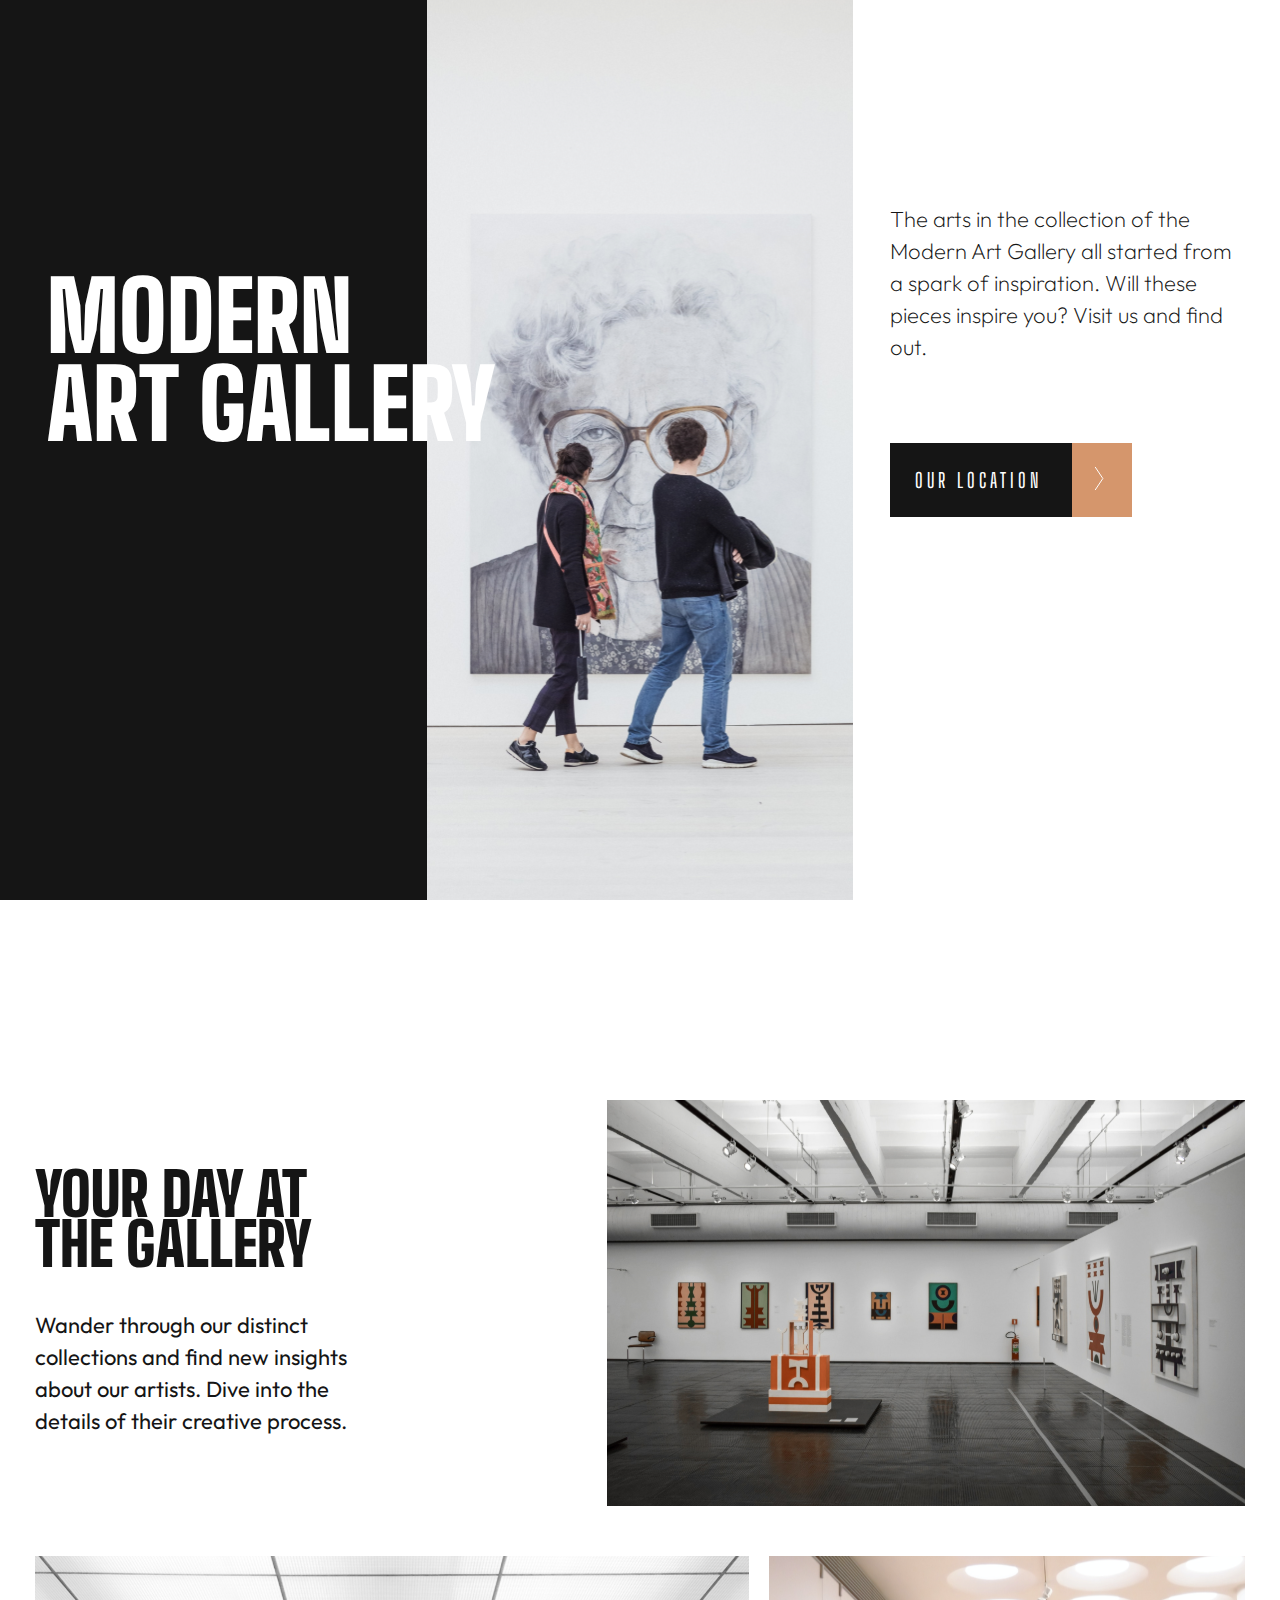
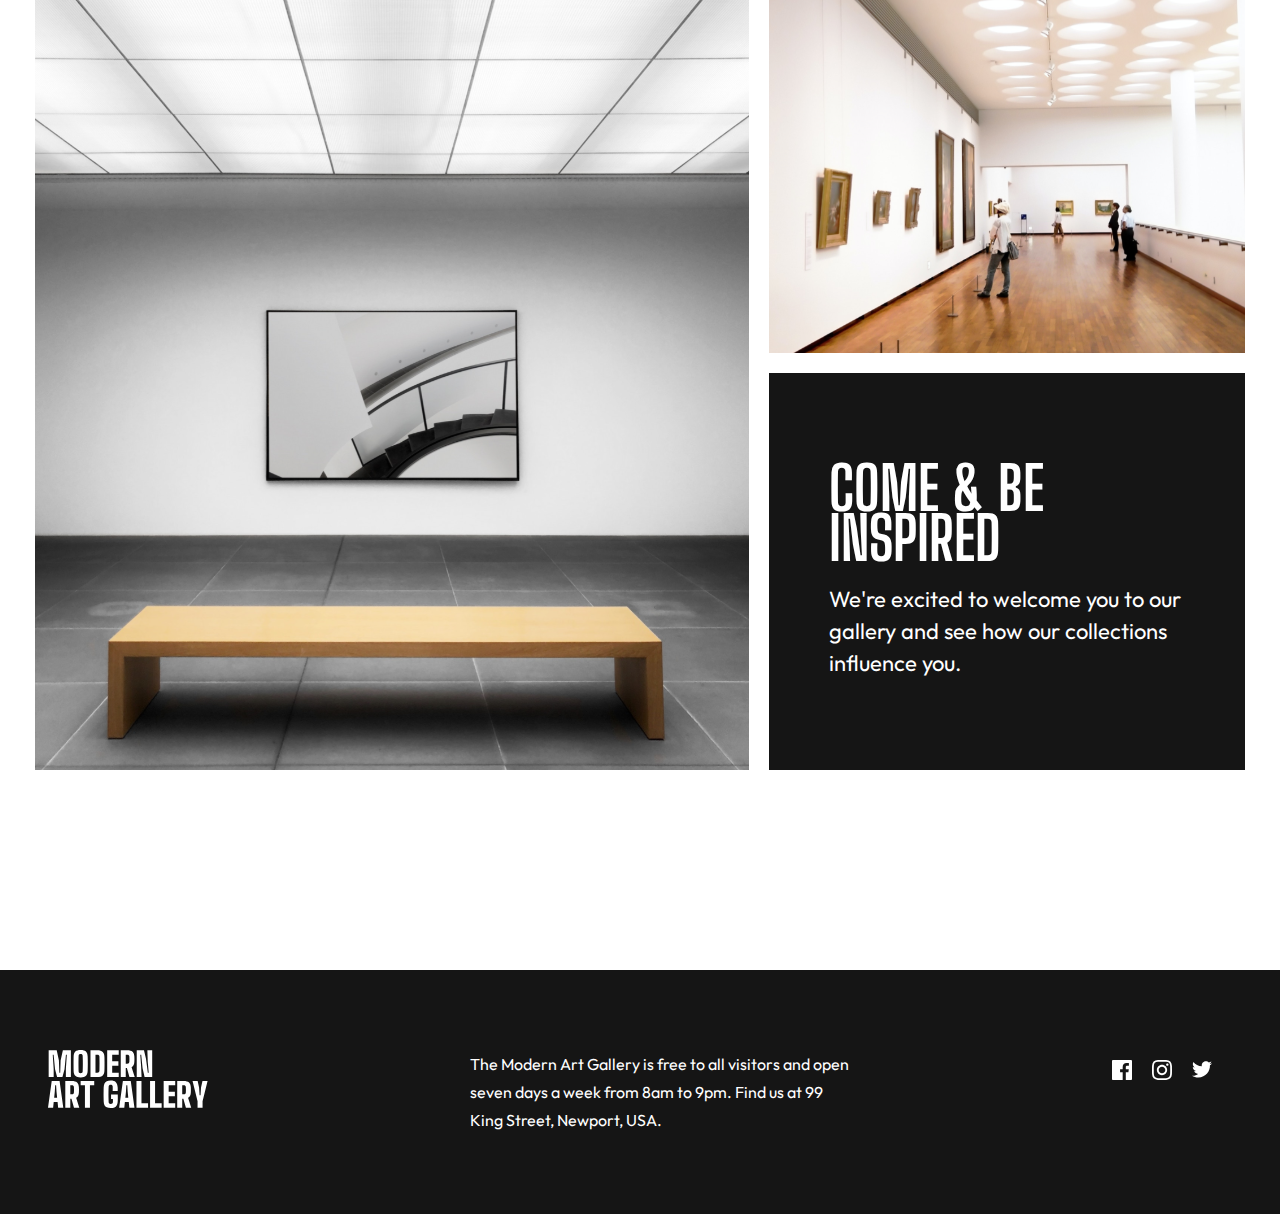
<file: index.html>
<!doctype html>
<html class="no-js" lang="">

<head>
  <meta charset="utf-8">
  <meta name="viewport" content="width=device-width, initial-scale=1">
  <title>Proyecto CSS 3 - Modern Art Gallery</title>
  <link rel="stylesheet" href="css/style.css">
  <meta name="description" content="">

  <meta property="og:title" content="">
  <meta property="og:type" content="">
  <meta property="og:url" content="">
  <meta property="og:image" content="">

  <link rel="icon" href="favicon.ico" sizes="any">
  <link rel="icon" href="icon.svg" type="image/svg+xml">
  <link rel="apple-touch-icon" href="icon.png">

  <link rel="manifest" href="site.webmanifest">
  <meta name="theme-color" content="#fafafa">
</head>

<body>

        <!-- Hero Section -->
        <section class="hero">
          <div class="hero-bg">
            <div class="hero-column dark-bg"></div>
            <div class="hero-column image-bg">
              <img src="img/hero-image.svg" alt="People viewing modern art in gallery">
            </div>
            <div class="hero-column white-bg"></div>
          </div>

          <div class="hero-content">
            <div class="hero-title">
              <h1>Modern<br>Art Gallery</h1>
            </div>
            <div class="hero-info">
              <p>The arts in the collection of the Modern Art Gallery all started from a spark of inspiration. Will these pieces inspire you? Visit us and find out.</p>
              <a href="#" class="btn-primary">
                      <span class="text">OUR LOCATION</span>
                      <span class="arrow"></span>
                  </a>
            </div>
          </div>
        </section>

        <!-- Gallery Section -->
        <section class="gallery-section">
            <div class="section-header">
                <div class="section-content">
                    <h2 class="section-title">YOUR DAY AT<br>THE GALLERY</h2>
                    <p class="section-description">
                        Wander through our distinct collections and find new insights about our artists. Dive into the details of their creative process.
                    </p>
                </div>

                <div class="section-image">
                    <img src="img/gallery-image-01.svg" alt="Gallery exhibition space">
                </div>
            </div>

            <div class="gallery-grid">
                <div class="gallery-item first">
                    <img src="img/gallery-image-02.svg" alt="Gallery main exhibition space">
                </div>

                <div class="gallery-item second">
                    <img src="img/gallery-image-03.svg" alt="Gallery artwork display">
                </div>

                <div class="gallery-box">
                    <h3 class="gallery-title">COME & BE<br>INSPIRED</h3>
                    <p class="gallery-text">
                        We're excited to welcome you to our gallery and see how our collections influence you.
                    </p>
                </div>
            </div>
        </section>

        <!-- Footer -->
        <footer class="footer">
            <div class="footer-content">
                <div class="footer-logo"><img src="img/logo.svg" alt="Modern Art Gallery Logo"></div>
                <div class="footer-text">
                    <p>The Modern Art Gallery is free to all visitors and open seven days a week from 8am to 9pm. Find us at 99 King Street, Newport, USA.</p>
                </div>
                <div class="social-links">
                    <a href="#" class="social-link"><img src="img/facebook.svg" alt="Facebook"></a>
                    <a href="#" class="social-link"><img src="img/instagram.svg" alt="Instagram"></a>
                    <a href="#" class="social-link"><img src="img/twitter.svg" alt="Twitter"></a>
                </div>
            </div>
        </footer>

</body>

</html>
</file>
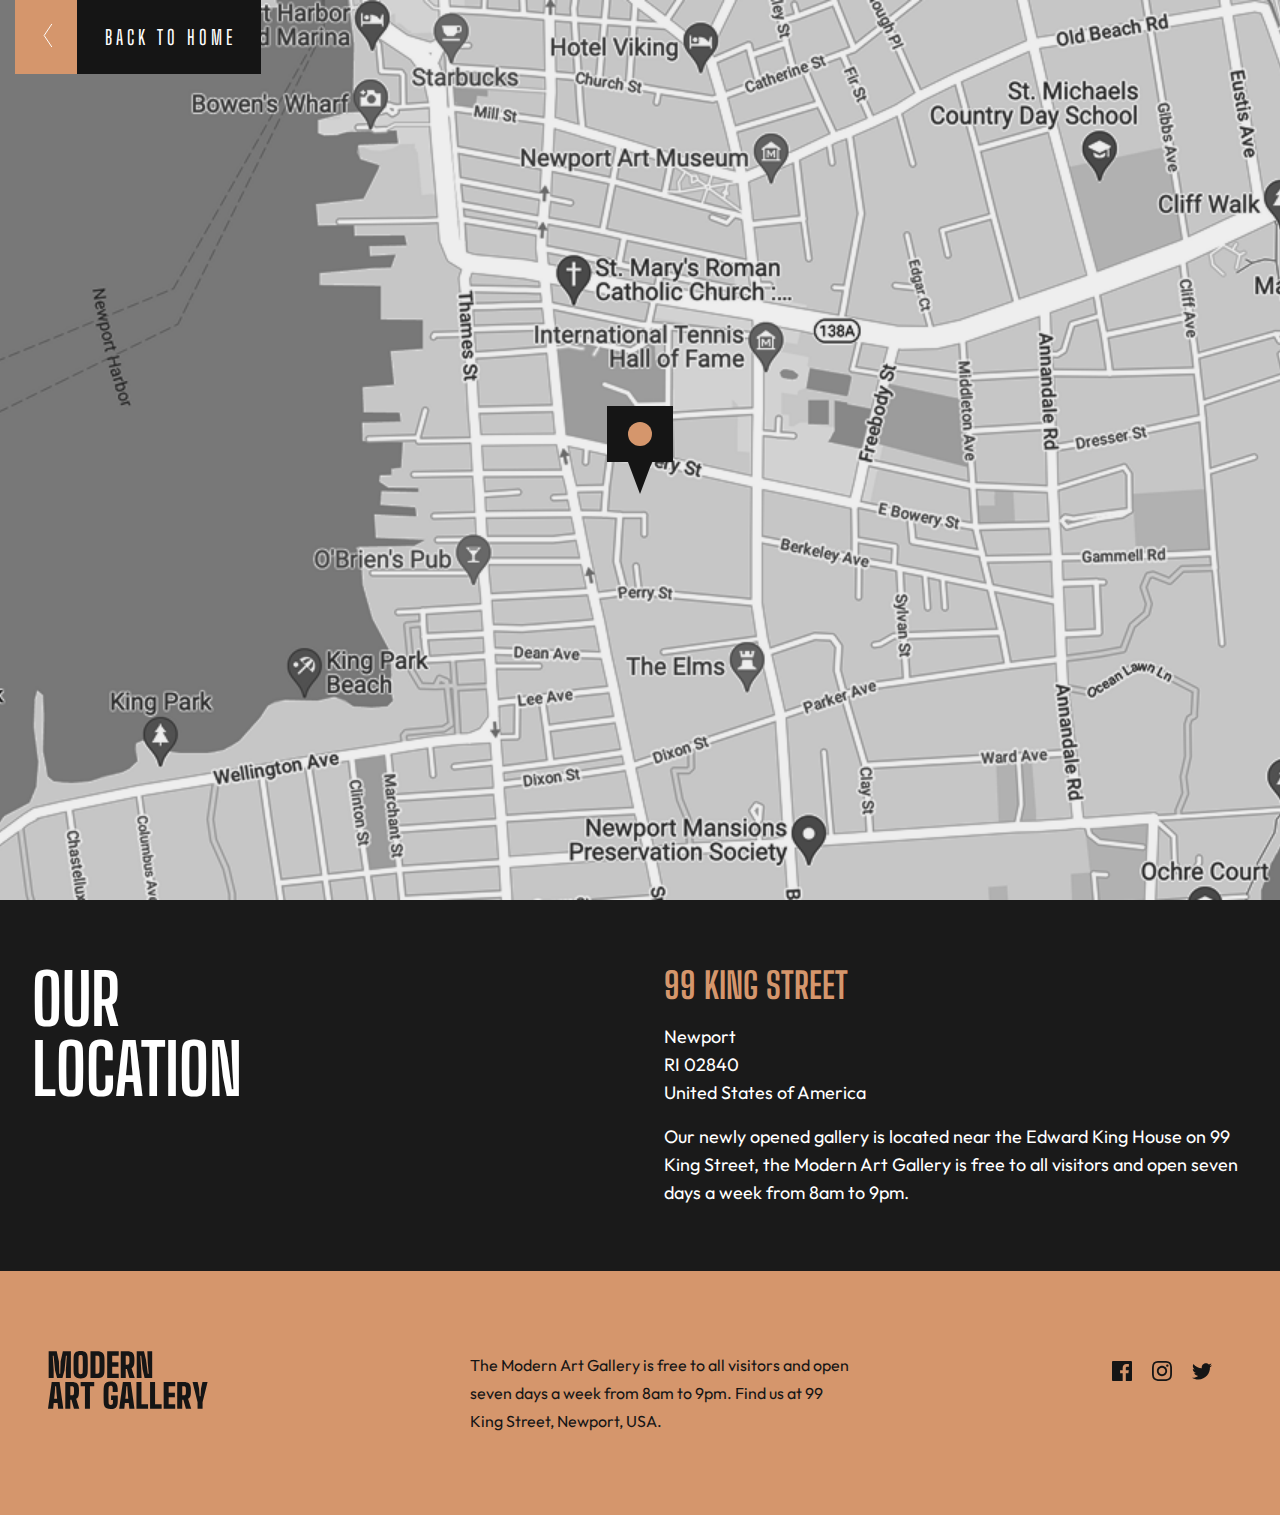
<file: location.html>
<!doctype html>
<html class="no-js" lang="">

<head>
  <meta charset="utf-8">
  <meta name="viewport" content="width=device-width, initial-scale=1">
  <title>Proyecto CSS 3 - Modern Art Gallery</title>
  <link rel="stylesheet" href="css/style.css">
  <meta name="description" content="">

  <meta property="og:title" content="">
  <meta property="og:type" content="">
  <meta property="og:url" content="">
  <meta property="og:image" content="">

  <link rel="icon" href="favicon.ico" sizes="any">
  <link rel="icon" href="icon.svg" type="image/svg+xml">
  <link rel="apple-touch-icon" href="icon.png">

  <link rel="manifest" href="site.webmanifest">
  <meta name="theme-color" content="#fafafa">
</head>

<body>

        <!-- Map Section -->
        <section class="map-section">
            <img class="map-marker" src="img/map-marker.svg" alt="Map Marker">
            <div class="map">
                <a href="index.html" class="btn-secondary">
                    <span class="arrow"></span>
                    <span class="text">BACK TO HOME</span>
                </a>
            </div>
        </section>

        <!-- Location Section -->
        <section class="location">
            <div class="location-content">
                <div class="location-text">
                    <h2>Our<br>Location</h2>
                </div>
                <div class="location-info">
                    <div class="address">99 King Street</div>
                    <p>Newport<br>RI 02840<br>United States of America</p>
                    <p>Our newly opened gallery is located near the Edward King House on 99 King Street, the Modern Art Gallery is free to all visitors and open seven days a week from 8am to 9pm.</p>
                </div>
            </div>
        </section>

        <!-- Footer -->
        <footer class="footer footer-location">
            <div class="footer-content">
                <div class="footer-logo"><img src="img/logo-dark.svg" alt="Modern Art Gallery Logo"></div>
                <div class="footer-text">
                    <p>The Modern Art Gallery is free to all visitors and open seven days a week from 8am to 9pm. Find us at 99 King Street, Newport, USA.</p>
                </div>
                <div class="social-links">
                    <a href="#" class="social-link"><img src="img/facebook-dark.svg" alt="Facebook"></a>
                    <a href="#" class="social-link"><img src="img/instagram-dark.svg" alt="Instagram"></a>
                    <a href="#" class="social-link"><img src="img/twitter-dark.svg" alt="Twitter"></a>
                </div>
            </div>
        </footer>

</body>

</html>
</file>
<file: css/style.css>
@import url('https://fonts.googleapis.com/css2?family=Big+Shoulders+Display:wght@400..900&family=Outfit:wght@100..300&display=swap');

:root {
    --color-primary: #D5966C;
    --color-secondary: #151515;
    --color-accent: #444444;
    --color-white: #FFFFFF;
    --font-heading: 'Big Shoulders Display', sans-serif;
    --font-body: 'Outfit', sans-serif;
    --heading-xl-size: 96px;
    --heading-xl-line: 88px;
    --heading-l-size: 70px;
    --heading-l-line: 70px;
    --heading-m-size: 60px;
    --heading-m-line: 50px;
    --heading-s-size: 36px;
    --heading-s-line: 36px;
    --body-m-size: 22px;
    --body-m-line: 32px;
    --body-s-size: 18px;
    --body-s-line: 28px;
}

* {
    margin: 0;
    padding: 0;
    box-sizing: border-box;
}

body {
    font-family: var(--font-body);
    color: var(--color-white);
    height: 100%;
}

a {
    text-decoration: none;
}

.container {
    max-width: 1200px;
    margin-left: auto;
    margin-right: auto;
    padding-left: 15px;
    padding-right: 15px;
}

.hero {
    position: relative;
    width: 100%;
    height: 100vh;
    overflow: hidden;
}

.hero-bg {
    display: grid;
    grid-template-columns: 1fr 1fr 1fr;
    height: 100%;
    width: 100%;
}

.hero-column {
    height: 100%;
    width: 100%;
}

.dark-bg {
    background-color: var(--color-secondary);
}

.white-bg {
    background-color: var(--color-white);
}

.image-bg img {
    width: 100%;
    height: 100%;
    object-fit: cover;
}

.hero-content {
    position: absolute;
    top: 0;
    left: 0;
    right: 0;
    height: 80%;
    width: 100%;
    max-width: 1250px;
    margin: 0 auto;
    display: flex;
    justify-content: space-between;
    align-items: center;
    padding: 2rem;
    z-index: 2;
}

.hero-title {
    width: 40%;
}

.hero-title h1 {
    font-family: var(--font-heading);
    font-size: var(--heading-xl-size);
    line-height: var(--heading-xl-line);
    font-weight: 900;
    color: white;
    text-transform: uppercase;
}

.hero-info {
    width: 35%;
    padding-left: 4.5rem;
}

.hero-info p {
    font-size: var(--body-m-size);
    font-weight: 200;
    line-height: var(--body-m-line);
    color: var(--color-secondary);
    margin-bottom: 5rem;
}

.btn-primary {
    font-family: var(--font-heading);
    display: inline-flex;
    align-items: center;
    background: linear-gradient(90deg, #151515 0%, #151515 75%, #D5966C 75%, #D5966C 100%);
    color: white;
    font-weight: 500;
    font-size: 20px;
    letter-spacing: 4px;
    text-transform: uppercase;
    overflow: hidden;
    transition: all 0.3s ease;
    cursor: pointer;
}

.btn-primary:hover {
    background: linear-gradient(90deg, #D5966C 0%, #D5966C 75%, #151515 75%, #151515 100%);
}

.btn-primary .text {
    padding: 25px;
}

.btn-primary .arrow {
    padding: 15px 20px;
    position: relative;
}

.btn-primary .arrow::after {
    content: '';
    width: 25px;
    height: 25px;
    background: url("../img/arrow-right.svg") no-repeat center;
    background-size: contain;
    display: inline-block;
}

.btn-secondary {
    font-family: var(--font-heading);
    display: inline-flex;
    align-items: center;
    background: linear-gradient(90deg, #D5966C 0%, #D5966C 25%, #151515 25%, #151515 100%);
    color: white;
    font-weight: 500;
    font-size: 20px;
    letter-spacing: 4px;
    text-transform: uppercase;
    overflow: hidden;
    transition: all 0.3s ease;
    cursor: pointer;
}

.btn-secondary:hover {
    background: linear-gradient(90deg, #151515 0%, #151515 25%, #D5966C 25%, #D5966C 100%);
}

.btn-secondary .text {
    padding: 25px;
}

.btn-secondary .arrow {
    padding: 15px 20px;
    position: relative;
}

.btn-secondary .arrow::before {
    content: '';
    width: 25px;
    height: 25px;
    background: url("../img/arrow-left.svg") no-repeat center;
    background-size: contain;
    display: inline-block;
}


.gallery-section {
    max-width: 1250px;
    margin: 0 auto;
    padding: 200px 20px;
}

.section-header {
    display: grid;
    grid-template-columns: 1fr 1.2fr;
    gap: 40px;
    margin-bottom: 50px;
    align-items: center;
}

.section-content {
    display: flex;
    flex-direction: column;
    padding-right: 11rem;
}

.section-title {
    font-family: var(--font-heading);
    font-size: var(--heading-m-size);
    font-weight: 900;
    line-height: var(--heading-m-line);
    color: var(--color-secondary);
    margin-bottom: 40px;
    text-transform: uppercase;
}

.section-description {
    font-family: var(--font-body);
    font-size: var(--body-m-size);
    line-height: var(--body-m-line);
    color: var(--color-secondary);
    max-width: 400px;
}

.section-image {
    width: 100%;
    height: 100%;
    overflow: hidden;
}

.section-image img {
    width: 100%;
    height: 100%;
    object-fit: cover;
    transition: transform 0.3s ease;
}

.gallery-grid {
    display: grid;
    grid-template-columns: 1.5fr 1fr;
    grid-template-rows: 1fr 1fr;
    gap: 20px;
    height: auto;
}

.gallery-item {
    position: relative;
    overflow: hidden;
    border-radius: 0;
}

.gallery-item img {
    width: 100%;
    height: 100%;
    object-fit: cover;
    transition: transform 0.3s ease;
}

.first {
    grid-row: 1 / 3;
}

.second {
    grid-column: 2;
}

.gallery-box {
    background-color: var(--color-secondary);
    color: var(--color-white);
    padding: 60px;
    display: flex;
    flex-direction: column;
    justify-content: center;
    grid-column: 2;
}

.gallery-title {
    font-family: var(--font-heading);
    font-size: var(--heading-m-size);
    line-height: var(--heading-m-line);
    margin-bottom: 20px;
    text-transform: uppercase;
}

.gallery-text {
    font-family: var(--font-body);
    font-size: var(--body-m-size);
    line-height: var(--body-m-line);
    color: var(--color-white);
}


/* Map Section */
.map-section {
    width: 100%;
    height: 100vh;
    background: url('../img/map.png') no-repeat center center / cover;
}


.map-section > div:first-of-type {
    max-width: 1250px;
    margin: 0 auto;
}

.map-marker {
    position: absolute;
    left: 50%;
    top: 50%;
    transform: translate(-50%, -50%);
}
/* Location Section */
.location {
    background: #1a1a1a;
    color: white;
    padding: 4rem 2rem;
}

.location-content {
    max-width: 1250px;
    margin: 0 auto;
    display: grid;
    grid-template-columns: 1fr 1fr;
    gap: 3rem;
}

.location-text h2 {
    font-family: var(--font-heading);
    font-size: var(--heading-l-size);
    line-height: var(--heading-l-line);
    text-transform: uppercase;
    font-weight: bold;
}

.address {
    font-family: var(--font-heading);
    font-weight: bold;
    margin-bottom: 1rem;
    text-transform: uppercase;
    color: var(--color-primary);
    font-size: var(--heading-s-size);
}

.location-info p {
    font-size: var(--body-s-size);
    line-height: var(--body-s-line);
}

.location-info > p:first-of-type {
    margin-bottom:1rem;
}

/* Footer */
.footer {
    background: var(--color-secondary);
    padding: 5rem 3rem;
}

.footer-location {
    background: var(--color-primary);
    color: var(--color-secondary);
}

.footer .footer-content {
    max-width: 1250px;
    margin: 0 auto;
    display: flex;
    justify-content: space-between;
}

.footer .footer-text {
    max-width: 380px;
    font-size: 16px;
    line-height: 28px;
}

.footer .social-links {
    display: flex;
}

.footer .social-link {
    width: 40px;
    height: 40px;
    display: flex;
    align-items: center;
    transition: all 0.3s ease;
}

.footer .social-link:hover {
    transform: translateY(-2px);
}

/* Responsive Design */
@media (max-width: 768px) {
    .hero {
        display: flex;
        height: auto;
        flex-direction: row;
        margin-bottom: 100px;
    }

    .hero-bg {
        display: flex;
        flex-direction: row;
        width: 100%;
        height: auto;
    }

    .dark-bg {
        display: none;
    }

    .image-bg img {
        width: 100%;
        height: 100%;
        object-fit: cover;
    }

    .white-bg {
        width: 75%;
    }

    .hero-content {
        width: 60%;
        display: flex;
        flex-direction: column;
        justify-content: center;
        left: auto;
    }

    .hero-title {
        width: 100%;
        margin-bottom: 1.5rem;
    }

    .hero-title h1 {
        font-size: 70px;
        line-height: 1.1;
        color: var(--color-secondary);
    }

    .hero-info {
        padding: 0;
        width: 100%;
    }

    .hero-info p {
        color: var(--color-secondary);
        font-size: var(--body-s-size);
        line-height: var(--body-s-line);
        margin-bottom: 2rem;
    }

    .gallery-section {
        padding: 40px 35px;
    }

    .section-content {
        padding: 0;
    }

    .section-title {
        font-size: 50px;
        margin-bottom: 20px;
    }

    .gallery-title {
        font-size: 50px;
    }

    .footer .footer-text {
        max-width: 300px;
    }

}

@media (max-width: 480px) {
    .hero {
        display: flex;
        flex-direction: column;
        height: auto;
        margin-bottom: 50px;
    }

    .hero-bg {
        display: block;
    }

    .hero-column {
        height: auto;
        max-height: 300px;
    }

    .image-bg img {
        height: 300px;
        width: 100%;
        object-fit: cover;
    }

    .hero-content {
        position: static;
        padding: 2rem 1.5rem;
        display: flex;
        flex-direction: column;
        gap: 1.5rem;
        align-items: flex-start;
        background-color: white;
        width: 100%;
    }

    .hero-title,
    .hero-info {
        width: 100%;
        padding: 0;
    }

    .hero-title h1 {
        font-size: 60px;
        line-height: 1.1;
        color: var(--color-secondary);
    }

    .hero-info p {
        color: var(--color-secondary);
        font-size: var(--body-s-size);
        line-height: var(--body-s-line);
        margin-bottom: 2rem;
    }

    .dark-bg,
    .white-bg {
        display: none;
    }

    .gallery-section {
        padding: 40px 15px;
    }

    .section-content {
        order: 2;
    }

    .section-header {
        grid-template-columns: 1fr;
        gap: 20px;
    }

    .gallery-grid {
        grid-template-columns: 1fr;
        grid-template-rows: auto auto auto auto;
        height: auto;
        gap: 15px;
    }

    .first {
        grid-row: 1;
    }

    .second {
        grid-column: 1;
    }

    .gallery-box {
        grid-column: 1;
        padding: 3rem 2rem;
    }

    .location-content {
        grid-template-columns: 1fr;
    }

    .footer .footer-content {
        flex-direction: column;
    }

    .footer-content> :nth-child(1),
    .footer-content> :nth-child(2) {
        margin-bottom: 30px;
    }
}
</file>
